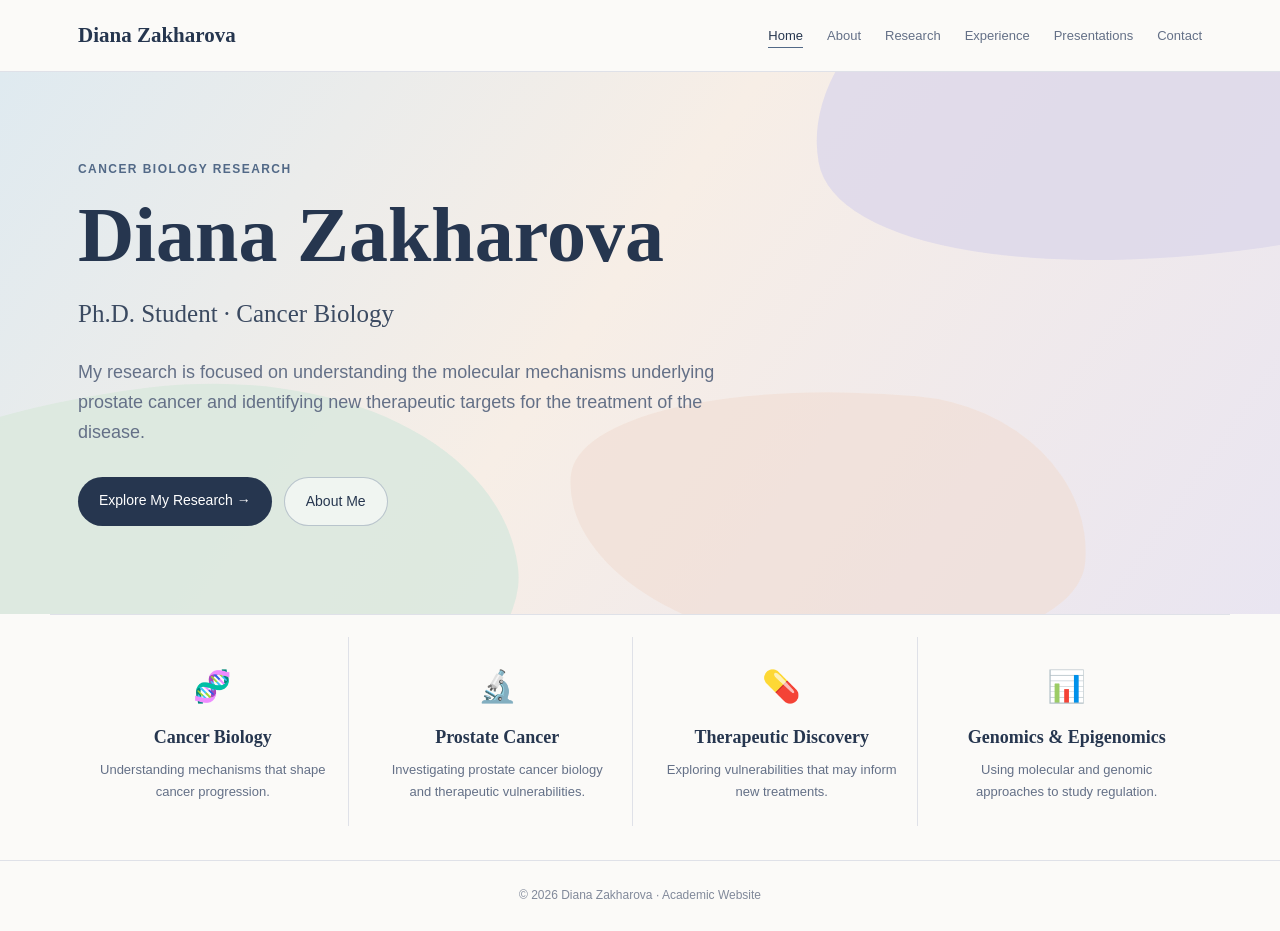
<file: index.html>
<!DOCTYPE html>
<html lang="en">
<head><meta charset="UTF-8"><meta name="viewport" content="width=device-width, initial-scale=1.0">
<title>Diana Zakharova | Cancer Biology Research</title><link rel="stylesheet" href="style.css"></head>
<body>
<header class="site-header"><nav class="nav"><a class="logo" href="index.html">Diana Zakharova</a><ul class="nav-links">
<li><a class="active" href="index.html">Home</a></li><li><a href="about.html">About</a></li><li><a href="research.html">Research</a></li><li><a href="experience.html">Experience</a></li><li><a href="presentations.html">Presentations</a></li><li><a href="contact.html">Contact</a></li></ul></nav></header>
<main>
<section class="hero"><div class="hero-inner"><div class="hero-copy">
<div class="eyebrow">Cancer Biology Research</div>
<h1>Diana Zakharova</h1>
<h2>Ph.D. Student · Cancer Biology</h2>
<p>My research is focused on understanding the molecular mechanisms underlying prostate cancer and identifying new therapeutic targets for the treatment of the disease.</p>
<div class="buttons"><a class="btn" href="research.html">Explore My Research →</a><a class="btn secondary" href="about.html">About Me</a></div>
</div></div></section>
<section class="feature-strip">
<div class="feature"><div class="icon">🧬</div><h3>Cancer Biology</h3><p>Understanding mechanisms that shape cancer progression.</p></div>
<div class="feature"><div class="icon">🔬</div><h3>Prostate Cancer</h3><p>Investigating prostate cancer biology and therapeutic vulnerabilities.</p></div>
<div class="feature"><div class="icon">💊</div><h3>Therapeutic Discovery</h3><p>Exploring vulnerabilities that may inform new treatments.</p></div>
<div class="feature"><div class="icon">📊</div><h3>Genomics & Epigenomics</h3><p>Using molecular and genomic approaches to study regulation.</p></div>
</section>
</main><footer>© 2026 Diana Zakharova · Academic Website</footer>
</body></html>
</file>
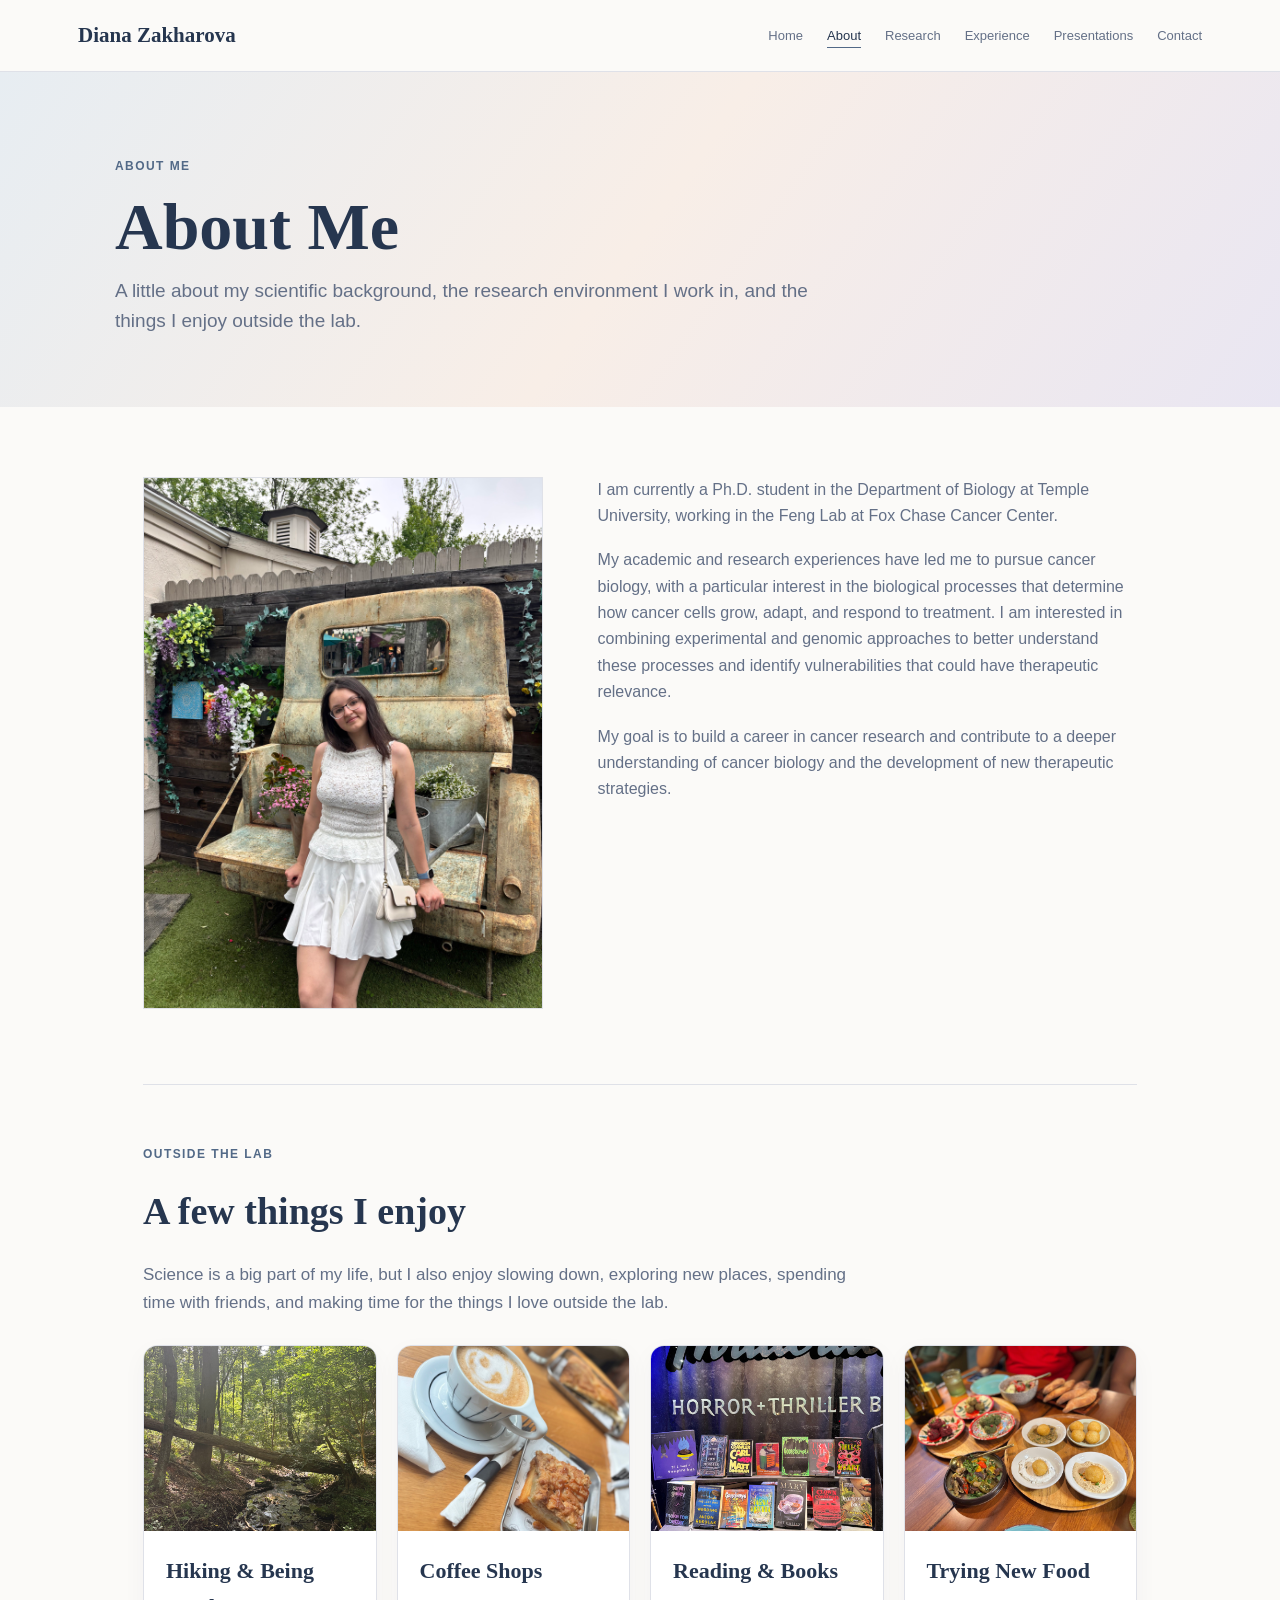
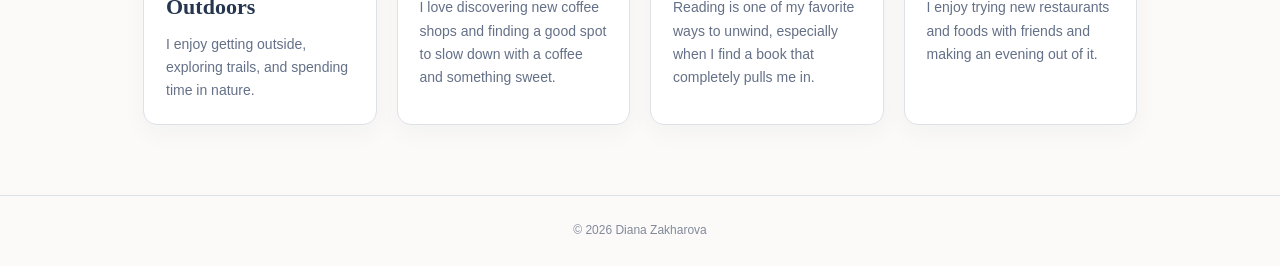
<file: about.html>
<!DOCTYPE html>
<html lang="en">
<head><meta charset="UTF-8"><meta name="viewport" content="width=device-width, initial-scale=1.0">
<title>About | Diana Zakharova</title><link rel="stylesheet" href="style.css"></head>
<body><header class="site-header"><nav class="nav"><a class="logo" href="index.html">Diana Zakharova</a><ul class="nav-links">
<li><a href="index.html">Home</a></li><li><a class="active" href="about.html">About</a></li><li><a href="research.html">Research</a></li><li><a href="experience.html">Experience</a></li><li><a href="presentations.html">Presentations</a></li><li><a href="contact.html">Contact</a></li></ul></nav></header>
<section class="page-hero"><div class="page-hero-inner"><div class="eyebrow">About Me</div>
<h1>About Me</h1><p>A little about my scientific background, the research environment I work in, and the things I enjoy outside the lab.</p></div></section>
<main class="content">
<div class="two-col">
<div class="photo-placeholder about-photo"><img src="images/diana-about.jpg" alt="Diana Zakharova"></div>
<div class="prose">
<p>I am currently a Ph.D. student in the Department of Biology at Temple University, working in the Feng Lab at Fox Chase Cancer Center.</p>
<p>My academic and research experiences have led me to pursue cancer biology, with a particular interest in the biological processes that determine how cancer cells grow, adapt, and respond to treatment. I am interested in combining experimental and genomic approaches to better understand these processes and identify vulnerabilities that could have therapeutic relevance.</p>
<p>My goal is to build a career in cancer research and contribute to a deeper understanding of cancer biology and the development of new therapeutic strategies.</p>
</div></div>

<section class="hobby-section">
<div class="eyebrow">Outside the Lab</div>
<h2 class="section-title">A few things I enjoy</h2>
<p class="hobby-intro">Science is a big part of my life, but I also enjoy slowing down, exploring new places, spending time with friends, and making time for the things I love outside the lab.</p>
<div class="hobby-grid">
<div class="hobby-card">
<div class="hobby-image"><img src="images/hiking.jpg" alt="A forest trail and stream" style="width:100%;height:100%;object-fit:cover;"></div>
<div class="hobby-text"><h3>Hiking & Being Outdoors</h3><p>I enjoy getting outside, exploring trails, and spending time in nature.</p></div>
</div>
<div class="hobby-card">
<div class="hobby-image"><img src="images/coffee.jpg" alt="Coffee and pastry at a cafe" style="width:100%;height:100%;object-fit:cover;"></div>
<div class="hobby-text"><h3>Coffee Shops</h3><p>I love discovering new coffee shops and finding a good spot to slow down with a coffee and something sweet.</p></div>
</div>
<div class="hobby-card">
<div class="hobby-image"><img src="images/books.jpg" alt="Books displayed at a bookstore" style="width:100%;height:100%;object-fit:cover;"></div>
<div class="hobby-text"><h3>Reading & Books</h3><p>Reading is one of my favorite ways to unwind, especially when I find a book that completely pulls me in.</p></div>
</div>
<div class="hobby-card">
<div class="hobby-image"><img src="images/food-with-friends.jpg" alt="A table of shared dishes at a meal with friends" style="width:100%;height:100%;object-fit:cover;"></div>
<div class="hobby-text"><h3>Trying New Food</h3><p>I enjoy trying new restaurants and foods with friends and making an evening out of it.</p></div>
</div>
</div>
</section>
</main><footer>© 2026 Diana Zakharova</footer></body></html>
</file>
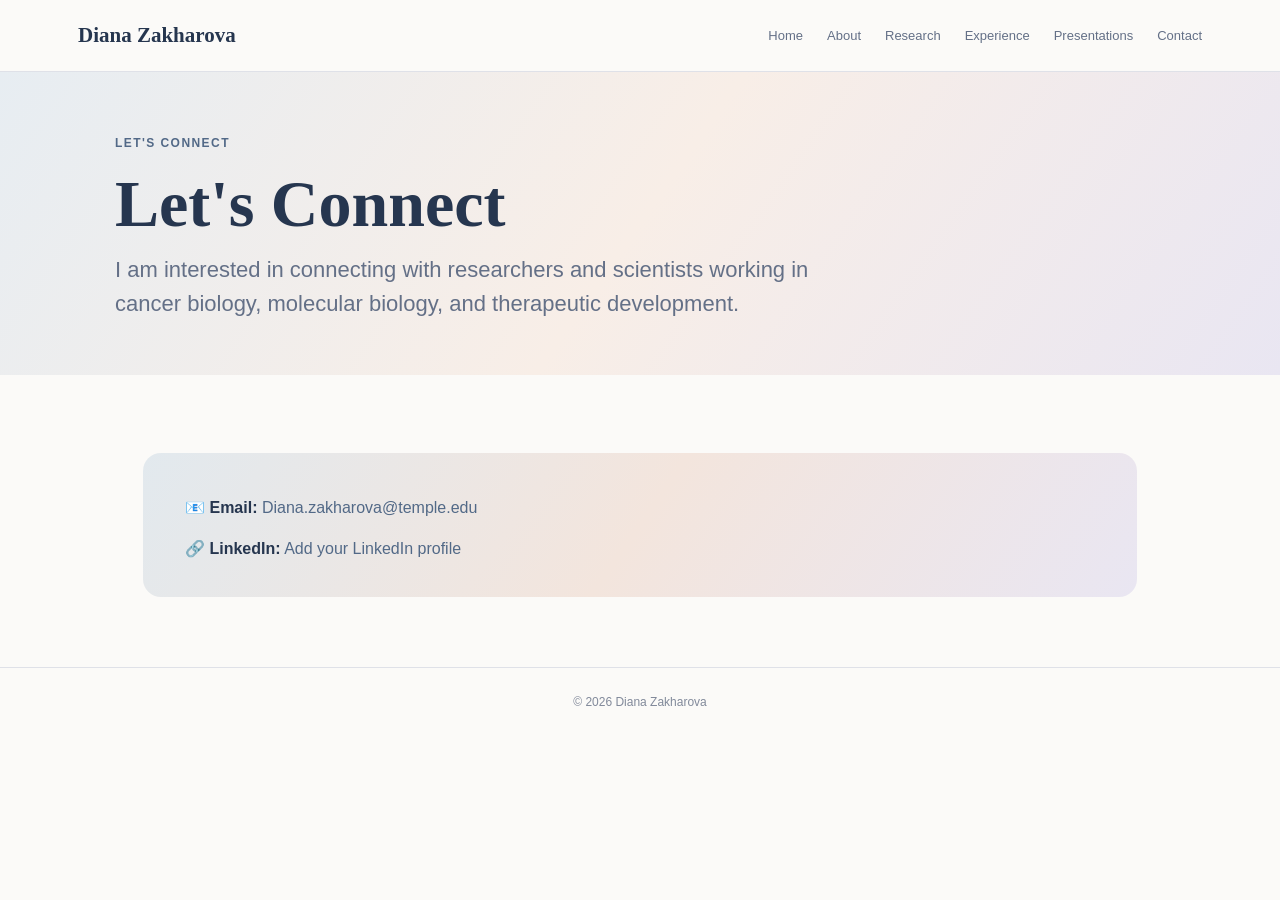
<file: contact.html>
<!DOCTYPE html><html lang="en"><head><meta charset="UTF-8"><meta name="viewport" content="width=device-width, initial-scale=1.0"><title>Contact | Diana Zakharova</title><link rel="stylesheet" href="style.css"></head><body><header class="site-header"><nav class="nav"><a class="logo" href="index.html">Diana Zakharova</a><ul class="nav-links">
<li><a href="index.html">Home</a></li><li><a href="about.html">About</a></li><li><a href="research.html">Research</a></li><li><a href="experience.html">Experience</a></li><li><a href="presentations.html">Presentations</a></li><li><a href="contact.html">Contact</a></li></ul></nav></header>
<section class="page-hero contact-hero"><div class="page-hero-inner"><div class="eyebrow">Let's Connect</div><h1>Let's Connect</h1><p>I am interested in connecting with researchers and scientists working in cancer biology, molecular biology, and therapeutic development.</p></div></section><main class="content"><div class="contact-box"><ul class="contact-list">
<li>📧 <strong>Email:</strong> <a href="mailto:Diana.zakharova@temple.edu">Diana.zakharova@temple.edu</a></li>
<li>🔗 <strong>LinkedIn:</strong> <a href="#">Add your LinkedIn profile</a></li></ul></div></main><footer>© 2026 Diana Zakharova</footer></body></html>
</file>
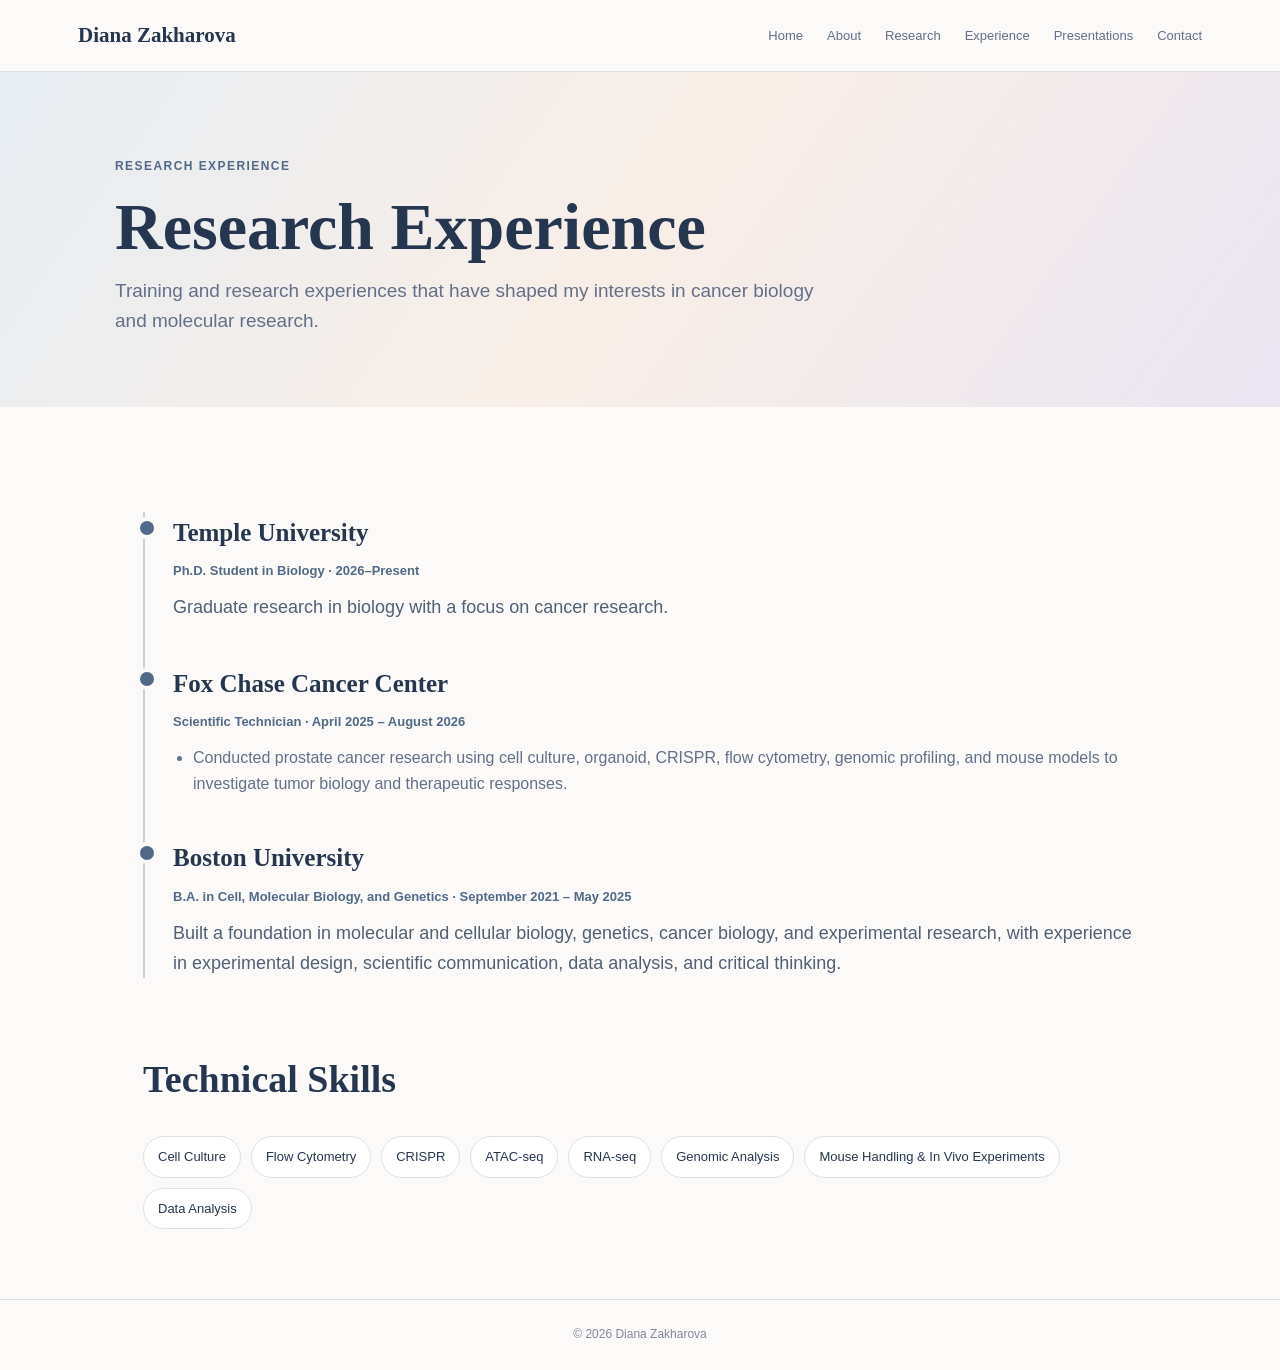
<file: experience.html>
<!DOCTYPE html><html lang="en"><head><meta charset="UTF-8"><meta name="viewport" content="width=device-width, initial-scale=1.0"><title>Research Experience | Diana Zakharova</title><link rel="stylesheet" href="style.css"></head><body><header class="site-header"><nav class="nav"><a class="logo" href="index.html">Diana Zakharova</a><ul class="nav-links">
<li><a href="index.html">Home</a></li><li><a href="about.html">About</a></li><li><a href="research.html">Research</a></li><li><a href="experience.html">Experience</a></li><li><a href="presentations.html">Presentations</a></li><li><a href="contact.html">Contact</a></li></ul></nav></header>
<section class="page-hero"><div class="page-hero-inner"><div class="eyebrow">Research Experience</div><h1>Research Experience</h1><p>Training and research experiences that have shaped my interests in cancer biology and molecular research.</p></div></section><main class="content"><div class="timeline">
<div class="timeline-item"><h3>Temple University</h3><div class="meta">Ph.D. Student in Biology · 2026–Present</div><p class="lead">Graduate research in biology with a focus on cancer research.</p></div>
<div class="timeline-item"><h3>Fox Chase Cancer Center</h3><div class="meta">Scientific Technician · April 2025 – August 2026</div><ul>
<li>Conducted prostate cancer research using cell culture, organoid, CRISPR, flow cytometry, genomic profiling, and mouse models to investigate tumor biology and therapeutic responses.</li>
</ul></div>
<div class="timeline-item"><h3>Boston University</h3><div class="meta">B.A. in Cell, Molecular Biology, and Genetics · September 2021 – May 2025</div><p class="lead">Built a foundation in molecular and cellular biology, genetics, cancer biology, and experimental research, with experience in experimental design, scientific communication, data analysis, and critical thinking.</p></div></div>
<h2 class="section-title" style="margin-top:70px">Technical Skills</h2><div class="skills"><span class="skill">Cell Culture</span><span class="skill">Flow Cytometry</span><span class="skill">CRISPR</span><span class="skill">ATAC-seq</span><span class="skill">RNA-seq</span><span class="skill">Genomic Analysis</span><span class="skill">Mouse Handling & In Vivo Experiments</span><span class="skill">Data Analysis</span></div></main><footer>© 2026 Diana Zakharova</footer></body></html>
</file>
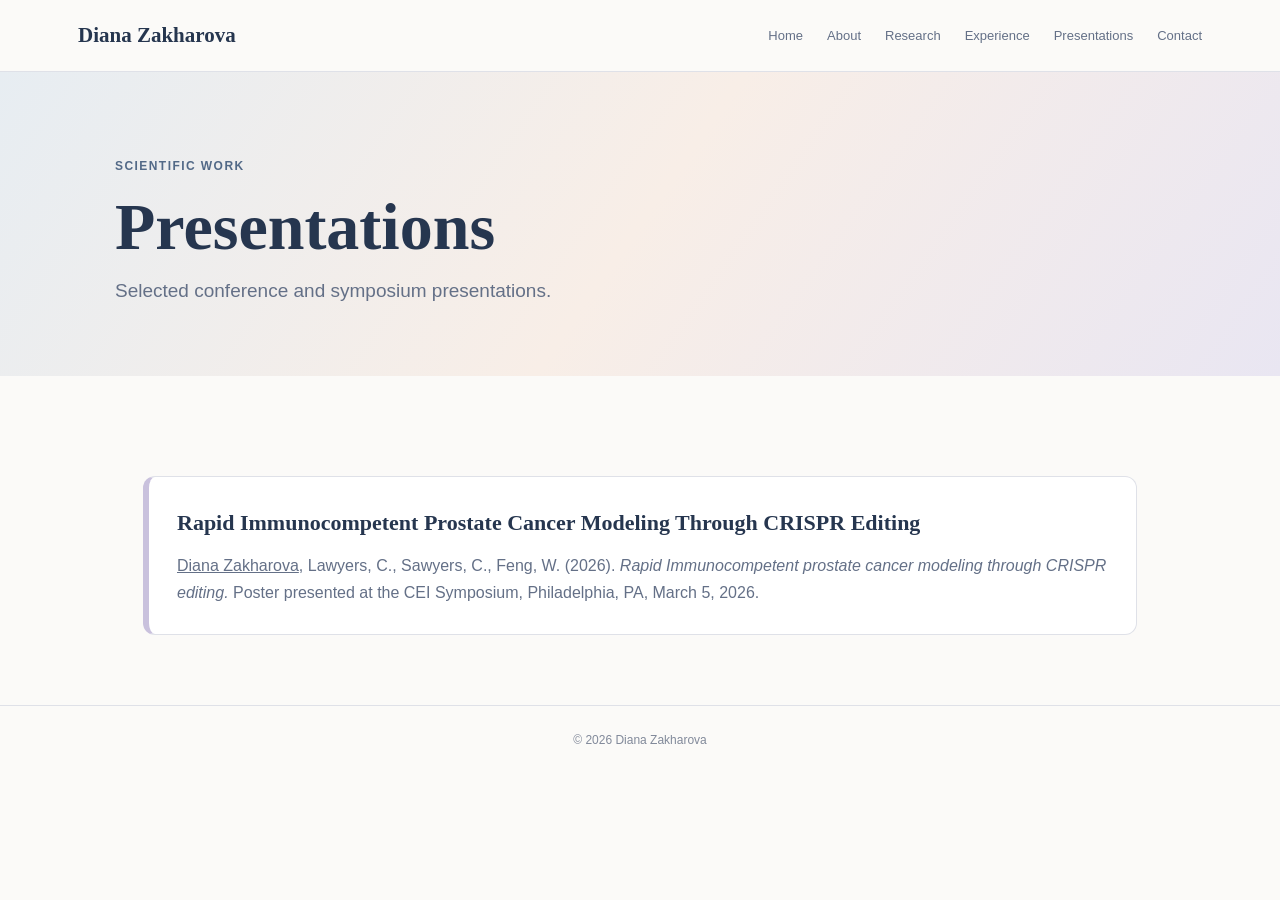
<file: presentations.html>
<!DOCTYPE html><html lang="en"><head><meta charset="UTF-8"><meta name="viewport" content="width=device-width, initial-scale=1.0"><title>Presentations | Diana Zakharova</title><link rel="stylesheet" href="style.css"></head><body><header class="site-header"><nav class="nav"><a class="logo" href="index.html">Diana Zakharova</a><ul class="nav-links">
<li><a href="index.html">Home</a></li><li><a href="about.html">About</a></li><li><a href="research.html">Research</a></li><li><a href="experience.html">Experience</a></li><li><a href="presentations.html">Presentations</a></li><li><a href="contact.html">Contact</a></li></ul></nav></header>
<section class="page-hero"><div class="page-hero-inner"><div class="eyebrow">Scientific Work</div><h1>Presentations</h1><p>Selected conference and symposium presentations.</p></div></section><main class="content"><div class="presentation"><h3>Rapid Immunocompetent Prostate Cancer Modeling Through CRISPR Editing</h3>
<p><u>Diana Zakharova</u>, Lawyers, C., Sawyers, C., Feng, W. (2026). <em>Rapid Immunocompetent prostate cancer modeling through CRISPR editing.</em> Poster presented at the CEI Symposium, Philadelphia, PA, March 5, 2026.</p></div></main><footer>© 2026 Diana Zakharova</footer></body></html>
</file>
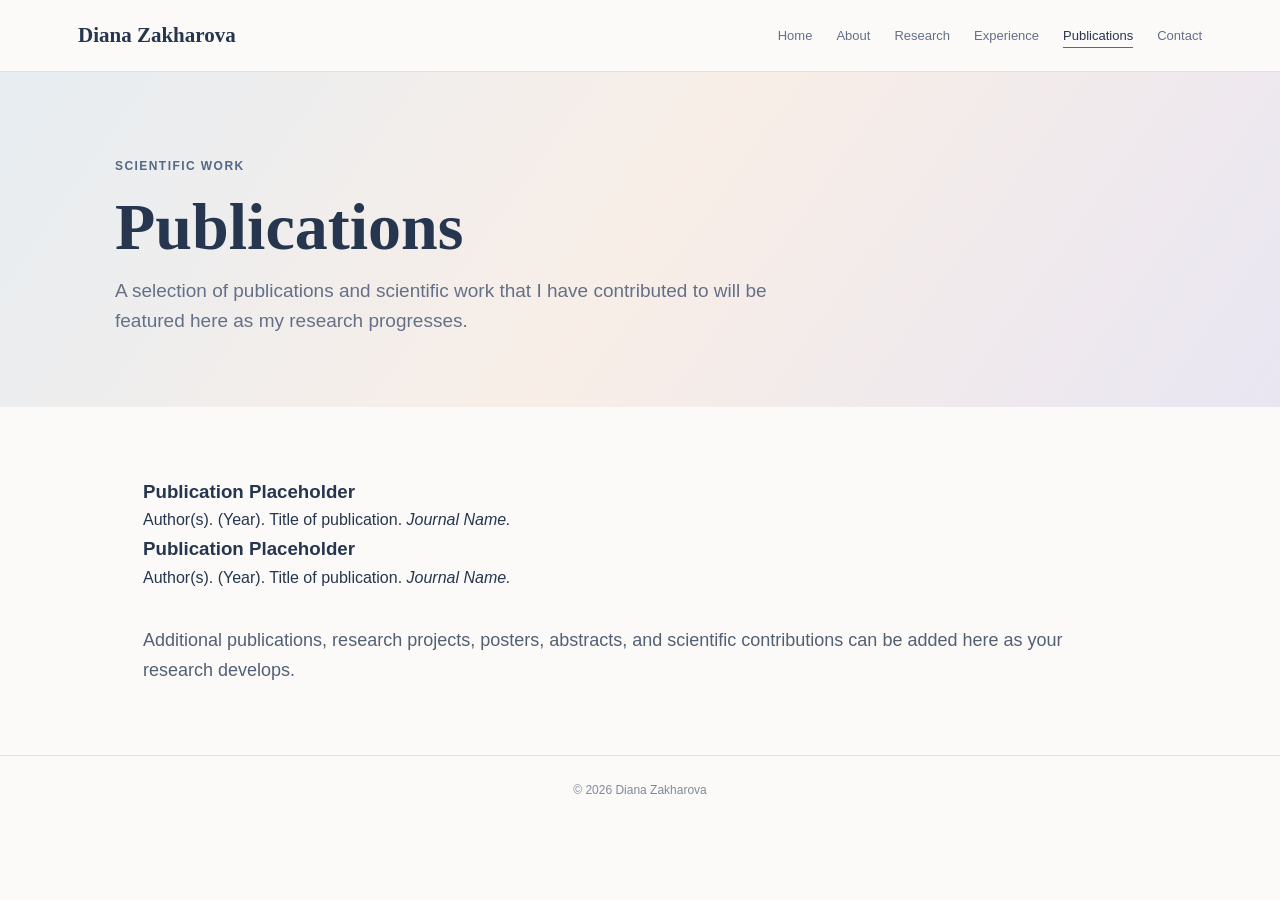
<file: publications.html>
<!DOCTYPE html><html lang="en"><head><meta charset="UTF-8"><meta name="viewport" content="width=device-width, initial-scale=1.0"><title>Publications | Diana Zakharova</title><link rel="stylesheet" href="style.css"></head>
<body><header class="site-header"><nav class="nav"><a class="logo" href="index.html">Diana Zakharova</a><ul class="nav-links">
<li><a href="index.html">Home</a></li><li><a href="about.html">About</a></li><li><a href="research.html">Research</a></li><li><a href="experience.html">Experience</a></li><li><a class="active" href="publications.html">Publications</a></li><li><a href="contact.html">Contact</a></li></ul></nav></header>
<section class="page-hero"><div class="page-hero-inner"><div class="eyebrow">Scientific Work</div><h1>Publications</h1><p>A selection of publications and scientific work that I have contributed to will be featured here as my research progresses.</p></div></section>
<main class="content">
<div class="publication"><h3>Publication Placeholder</h3><p>Author(s). (Year). Title of publication. <em>Journal Name.</em></p></div>
<div class="publication"><h3>Publication Placeholder</h3><p>Author(s). (Year). Title of publication. <em>Journal Name.</em></p></div>
<p class="lead" style="margin-top:35px">Additional publications, research projects, posters, abstracts, and scientific contributions can be added here as your research develops.</p>
</main><footer>© 2026 Diana Zakharova</footer></body></html>
</file>
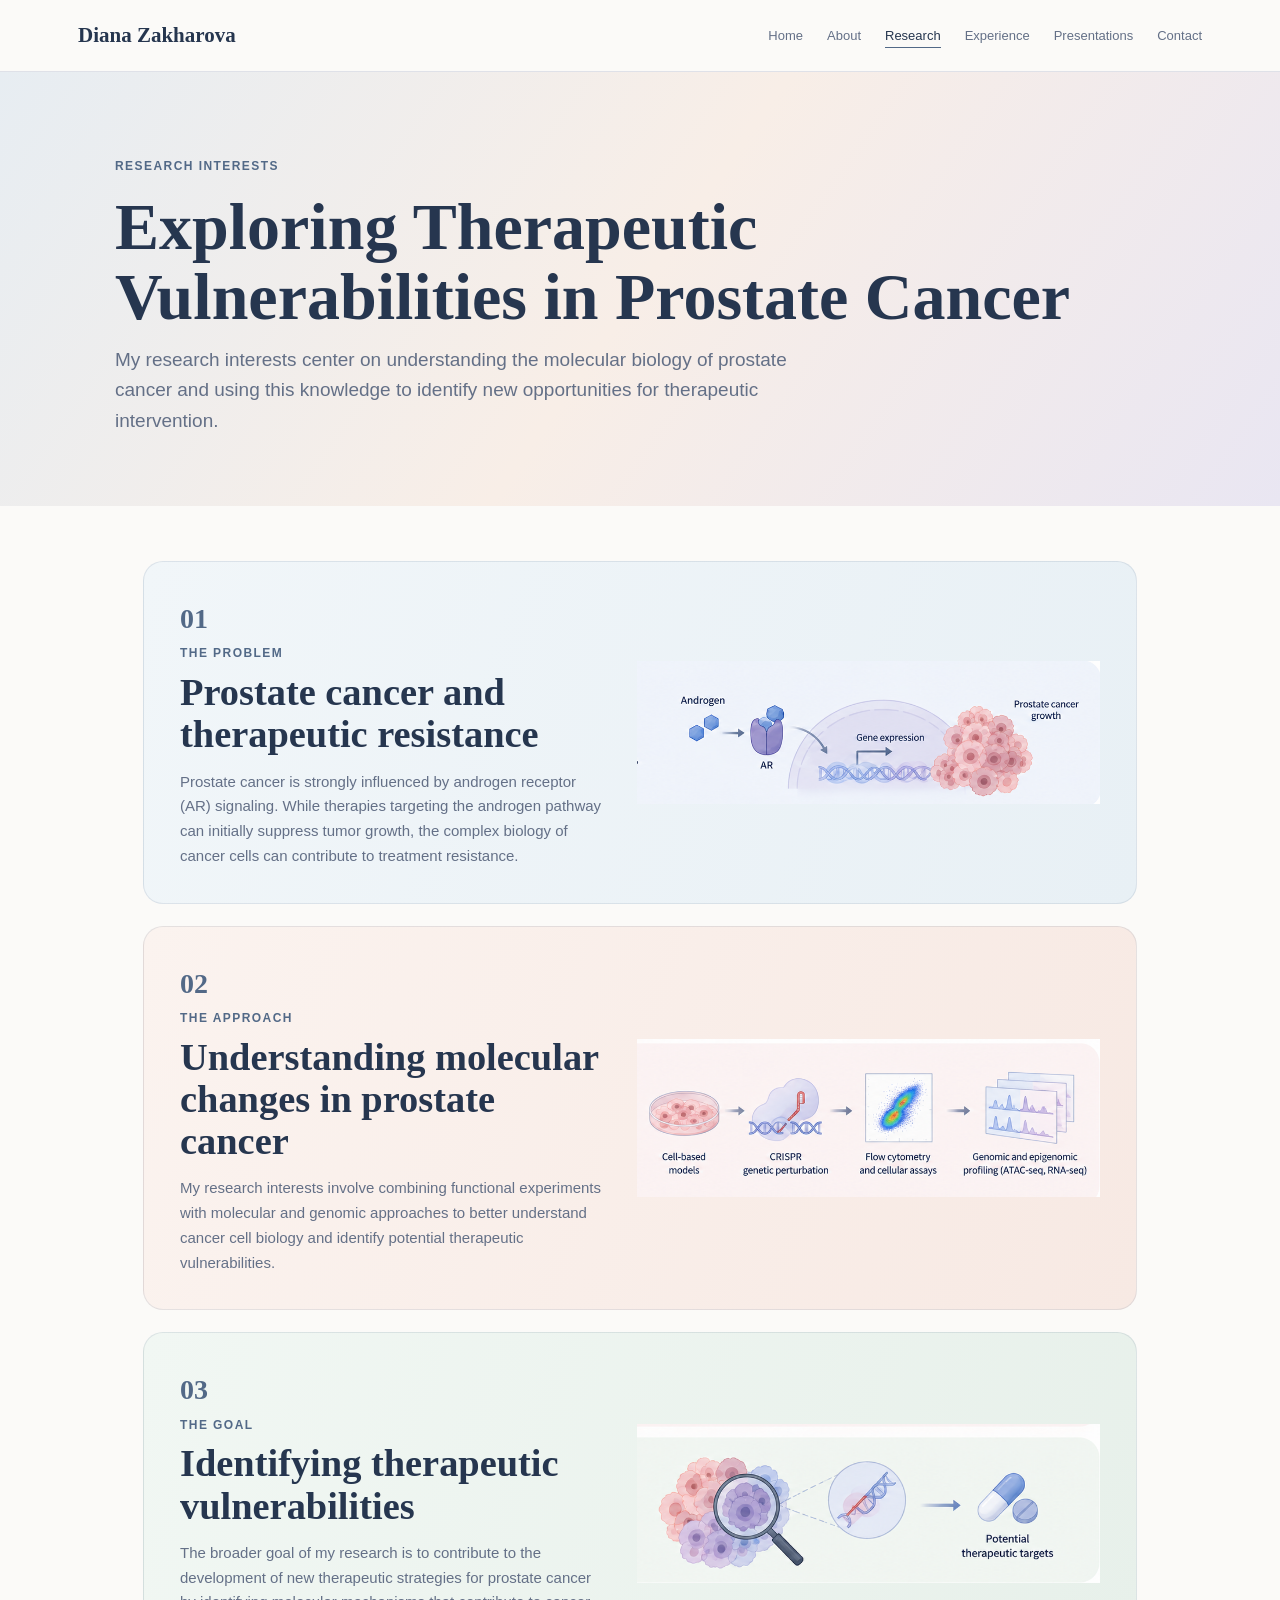
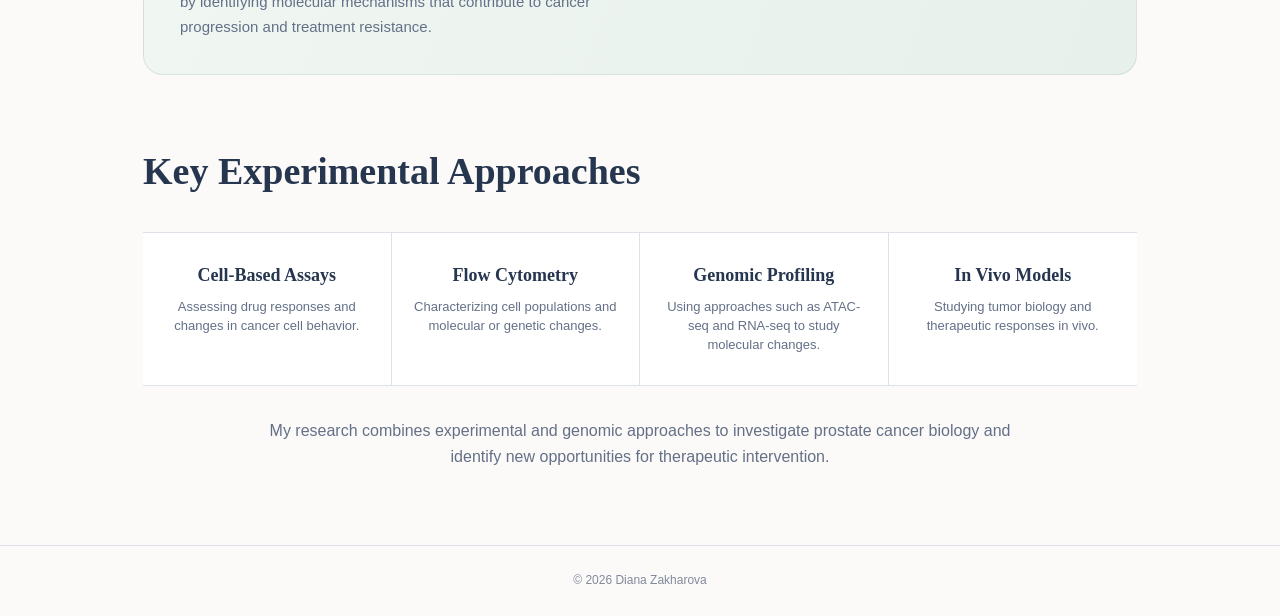
<file: research.html>
<!DOCTYPE html>
<html lang="en">
<head>
<meta charset="UTF-8">
<meta name="viewport" content="width=device-width, initial-scale=1.0">
<title>Research | Diana Zakharova</title>
<link rel="stylesheet" href="style.css">
</head>
<body>
<header class="site-header">
  <nav class="nav">
    <a class="logo" href="index.html">Diana Zakharova</a>
    <ul class="nav-links">
      <li><a href="index.html">Home</a></li>
      <li><a href="about.html">About</a></li>
      <li><a class="active" href="research.html">Research</a></li>
      <li><a href="experience.html">Experience</a></li>
      <li><a href="presentations.html">Presentations</a></li>
      <li><a href="contact.html">Contact</a></li>
    </ul>
  </nav>
</header>

<section class="page-hero">
  <div class="page-hero-inner">
    <div class="eyebrow">Research Interests</div>
    <h1>Exploring Therapeutic Vulnerabilities in Prostate Cancer</h1>
    <p>My research interests center on understanding the molecular biology of prostate cancer and using this knowledge to identify new opportunities for therapeutic intervention.</p>
  </div>
</section>

<main class="content research-page">
  <div class="research-sections">
    <section class="research-section research-section-blue">
      <div class="research-copy">
        <div class="research-number">01</div>
        <div class="eyebrow">The Problem</div>
        <h2>Prostate cancer and therapeutic resistance</h2>
        <p>Prostate cancer is strongly influenced by androgen receptor (AR) signaling. While therapies targeting the androgen pathway can initially suppress tumor growth, the complex biology of cancer cells can contribute to treatment resistance.</p>
      </div>
      <div class="research-visual">
        <img src="images/research-problem.png" alt="Illustration of androgen receptor signaling and prostate cancer growth">
      </div>
    </section>

    <section class="research-section research-section-peach">
      <div class="research-copy">
        <div class="research-number">02</div>
        <div class="eyebrow">The Approach</div>
        <h2>Understanding molecular changes in prostate cancer</h2>
        <p>My research interests involve combining functional experiments with molecular and genomic approaches to better understand cancer cell biology and identify potential therapeutic vulnerabilities.</p>
      </div>
      <div class="research-visual">
        <img src="images/research-approach.png" alt="Illustration of cell-based models, CRISPR, flow cytometry, and genomic profiling">
      </div>
    </section>

    <section class="research-section research-section-sage">
      <div class="research-copy">
        <div class="research-number">03</div>
        <div class="eyebrow">The Goal</div>
        <h2>Identifying therapeutic vulnerabilities</h2>
        <p>The broader goal of my research is to contribute to the development of new therapeutic strategies for prostate cancer by identifying molecular mechanisms that contribute to cancer progression and treatment resistance.</p>
      </div>
      <div class="research-visual">
        <img src="images/research-goal.png" alt="Illustration of identifying molecular vulnerabilities and potential therapeutic targets">
      </div>
    </section>
  </div>

  <section class="research-approaches">
    <h2 class="section-title">Key Experimental Approaches</h2>
    <div class="approach-grid">
      <div class="approach-card">
        <h3>Cell-Based Assays</h3>
        <p>Assessing drug responses and changes in cancer cell behavior.</p>
      </div>
      <div class="approach-card">
        <h3>Flow Cytometry</h3>
        <p>Characterizing cell populations and molecular or genetic changes.</p>
      </div>
      <div class="approach-card">
        <h3>Genomic Profiling</h3>
        <p>Using approaches such as ATAC-seq and RNA-seq to study molecular changes.</p>
      </div>
      <div class="approach-card">
        <h3>In Vivo Models</h3>
        <p>Studying tumor biology and therapeutic responses in vivo.</p>
      </div>
    </div>
  </section>

  <p class="research-closing">My research combines experimental and genomic approaches to investigate prostate cancer biology and identify new opportunities for therapeutic intervention.</p>
</main>

<footer>© 2026 Diana Zakharova</footer>
</body>
</html>
</file>
<file: style.css>
:root{
  --ink:#26364f;
  --muted:#647087;
  --paper:#fbfaf8;
  --cream:#f8f1e8;
  --lav:#e8e5f2;
  --blue:#dfeaf1;
  --sage:#e2ece6;
  --peach:#f3ddd3;
  --accent:#526987;
  --line:#dfe1e8;
  --serif:Georgia,"Times New Roman",serif;
  --sans:Arial,Helvetica,sans-serif;
}
*{box-sizing:border-box;margin:0;padding:0}
body{font-family:var(--sans);color:var(--ink);background:var(--paper);line-height:1.65}
a{color:inherit}
.site-header{position:sticky;top:0;z-index:20;background:rgba(251,250,248,.95);backdrop-filter:blur(10px);border-bottom:1px solid var(--line)}
.nav{max-width:1180px;margin:auto;padding:18px 28px;display:flex;align-items:center;justify-content:space-between;gap:25px}
.logo{font-family:var(--serif);font-weight:700;font-size:21px;text-decoration:none;white-space:nowrap}
.nav-links{display:flex;gap:24px;list-style:none;flex-wrap:wrap;justify-content:flex-end}
.nav-links a{text-decoration:none;font-size:13px;color:var(--muted);padding-bottom:4px;border-bottom:1px solid transparent}
.nav-links a:hover,.nav-links a.active{color:var(--ink);border-bottom-color:var(--accent)}
.hero{min-height:515px;display:flex;align-items:center;position:relative;overflow:hidden;background:linear-gradient(125deg,#dfeaf0 0%,#f7eee6 46%,#e9e5f1 100%)}
.hero:before{content:"";position:absolute;width:820px;height:430px;left:-300px;bottom:-210px;background:#dce9df;border-radius:58% 42% 65% 35% / 48% 52% 48% 52%;transform:rotate(-7deg);opacity:.9}
.hero:after{content:"";position:absolute;width:720px;height:360px;right:-250px;top:-170px;background:#ddd8eb;border-radius:45% 55% 35% 65% / 55% 45% 55% 45%;transform:rotate(-10deg);opacity:.82}
.hero-inner{max-width:1180px;width:100%;margin:auto;padding:88px 28px;position:relative;z-index:2}
.hero-inner:before{content:"";position:absolute;width:520px;height:260px;right:12%;bottom:-35px;background:#f2dcd2;border-radius:65% 35% 50% 50% / 42% 58% 42% 58%;transform:rotate(5deg);opacity:.58;z-index:-1}
.hero-copy{max-width:780px}
.eyebrow{letter-spacing:.12em;text-transform:uppercase;font-size:12px;color:var(--accent);font-weight:700;margin-bottom:16px}
.hero h1{font-family:var(--serif);font-size:clamp(48px,6.8vw,78px);line-height:1.02;margin-bottom:18px;white-space:nowrap}
.hero h2{font-family:var(--serif);font-size:25px;font-weight:400;margin-bottom:24px;color:#3b4a61}
.hero p{max-width:650px;color:var(--muted);font-size:18px}
.buttons{display:flex;gap:12px;flex-wrap:wrap;margin-top:30px}
.btn{display:inline-block;text-decoration:none;border-radius:28px;padding:12px 21px;background:var(--ink);color:#fff;font-size:14px}
.btn.secondary{background:rgba(255,255,255,.55);color:var(--ink);border:1px solid rgba(82,105,135,.35)}
.science-art{position:absolute;right:5%;bottom:45px;width:min(410px,34vw);min-width:270px;z-index:1;opacity:.52;filter:saturate(.75)}
.science-art svg{width:100%;height:auto;overflow:visible}
.art-line{fill:none;stroke:#526987;stroke-width:2.5;stroke-linecap:round;stroke-linejoin:round}
.art-soft{fill:rgba(255,255,255,.62);stroke:#526987;stroke-width:2.2}
.art-blue{fill:rgba(223,234,241,.65);stroke:#526987;stroke-width:2.2}
.art-peach{fill:rgba(243,221,211,.7);stroke:#526987;stroke-width:2.2}
.art-lav{fill:rgba(232,229,242,.65);stroke:#526987;stroke-width:2.2}
.art-sage{fill:rgba(226,236,230,.7);stroke:#526987;stroke-width:2.2}
.feature-strip{max-width:1180px;margin:auto;padding:22px 28px 34px;display:grid;grid-template-columns:repeat(4,1fr);gap:14px;margin-top:0;border-top:1px solid var(--line)}
.feature{padding:24px 18px;text-align:center;border-right:1px solid var(--line)}
.feature:last-child{border-right:0}
.icon{font-size:31px;margin-bottom:10px}
.feature h3{font-family:var(--serif);font-size:18px;margin-bottom:7px}
.feature p{font-size:13px;color:var(--muted)}
.page-hero{background:linear-gradient(125deg,#e7edf2,#f8eee7,#e9e6f2);padding:85px 28px 70px}
.page-hero-inner,.content{max-width:1050px;margin:auto}
.page-hero h1{font-family:var(--serif);font-size:clamp(42px,6vw,66px);line-height:1.05}
.page-hero p{max-width:700px;margin-top:14px;color:var(--muted);font-size:19px;line-height:1.6}
.content{padding:70px 28px}
.two-col{display:grid;grid-template-columns:1fr 1.35fr;gap:55px;align-items:start}
.photo-placeholder{min-height:330px;border:1px dashed #b9bfca;background:linear-gradient(145deg,#edf2f5,#eeeaf5);display:flex;align-items:center;justify-content:center;color:#8a92a2}
.prose p{margin:0 0 18px;color:var(--muted)}
.section-title{font-family:var(--serif);font-size:38px;margin-bottom:18px}
.lead{font-size:18px;color:#526074}
.cards{display:grid;grid-template-columns:repeat(3,1fr);gap:20px;margin-top:35px}
.card{background:#fff;border:1px solid var(--line);border-radius:14px;padding:28px;box-shadow:0 8px 24px rgba(35,48,70,.04)}
.card h3{font-family:var(--serif);font-size:22px;margin-bottom:12px}
.card p{color:var(--muted);font-size:14px}
.numbered{display:grid;gap:18px;margin-top:35px}
.number-item{display:grid;grid-template-columns:72px 1fr;gap:20px;align-items:start;background:#fff;border:1px solid var(--line);padding:24px;border-radius:12px}
.number-item:nth-child(1){border-left:6px solid #b7c9d6}
.number-item:nth-child(2){border-left:6px solid #c9c1dd}
.number-item:nth-child(3){border-left:6px solid #c9d8ca}
.number{font-family:var(--serif);font-size:30px;color:var(--accent)}
.number-item h3{font-family:var(--serif);font-size:22px;margin-bottom:6px}
.number-item p{color:var(--muted)}
.skills{display:flex;flex-wrap:wrap;gap:10px;margin-top:25px}
.skill{background:#fff;border:1px solid var(--line);border-radius:22px;padding:9px 14px;font-size:13px}
.timeline{border-left:2px solid #cbd0da;margin-top:35px;padding-left:28px;display:grid;gap:40px}
.timeline-item{position:relative}
.timeline-item:before{content:"";position:absolute;left:-37px;top:5px;width:14px;height:14px;background:var(--accent);border-radius:50%;border:4px solid var(--paper)}
.timeline-item h3{font-family:var(--serif);font-size:25px}
.meta{color:var(--accent);font-size:13px;font-weight:700;margin:7px 0 12px}
.timeline-item ul{padding-left:20px;color:var(--muted)}
.presentation{padding:28px;background:#fff;border:1px solid var(--line);border-left:6px solid #c9c1dd;border-radius:12px;margin-top:30px}
.presentation h3{font-family:var(--serif);font-size:22px;margin-bottom:12px}
.presentation p{color:var(--muted)}
.contact-box{background:linear-gradient(125deg,#e2e9ee,#f3e5dd,#e9e6f2);border-radius:18px;padding:34px 42px;margin-top:8px}.contact-box .lead{font-size:22px;line-height:1.5;margin-bottom:8px}.contact-box .contact-list{margin-top:8px}
.contact-list{list-style:none;display:grid;gap:15px;margin-top:25px}
.contact-list a{text-decoration:none;color:var(--accent)}
footer{text-align:center;border-top:1px solid var(--line);padding:25px;color:#81899a;font-size:12px}
@media(max-width:900px){
 .science-art{right:2%;opacity:.28;min-width:300px}
}
@media(max-width:800px){
 .nav{align-items:flex-start;flex-direction:column}
 .nav-links{gap:13px}
 .feature-strip,.cards,.two-col{grid-template-columns:1fr}
 .feature{border-right:0;border-bottom:1px solid var(--line)}
 .feature:last-child{border-bottom:0}
 .two-col{gap:30px}
 .hero{min-height:500px}
 .science-art{width:310px;right:-20px;bottom:20px}
}
.hobby-section{margin-top:75px;padding-top:60px;border-top:1px solid var(--line)}
.hobby-intro{max-width:720px;color:var(--muted);font-size:17px;margin-bottom:28px}
.hobby-grid{display:grid;grid-template-columns:repeat(3,1fr);gap:20px}
.hobby-card{background:#fff;border:1px solid var(--line);border-radius:14px;overflow:hidden;box-shadow:0 8px 24px rgba(35,48,70,.04)}
.hobby-image{height:185px;display:flex;align-items:center;justify-content:center;background:linear-gradient(135deg,#e7edf2,#eee8f2)}
.hobby-card:nth-child(2) .hobby-image{background:linear-gradient(135deg,#f3e2d8,#e6ece6)}
.hobby-card:nth-child(3) .hobby-image{background:linear-gradient(135deg,#e1eaf0,#f2e8df)}
.hobby-image svg{width:115px;height:115px}
.hobby-text{padding:22px}
.hobby-text h3{font-family:var(--serif);font-size:22px;margin-bottom:7px}
.hobby-text p{color:var(--muted);font-size:14px}
.lab-note{background:linear-gradient(135deg,#edf1f5,#eeeaf5);border-radius:14px;padding:28px;margin-top:30px}
.lab-note h3{font-family:var(--serif);font-size:23px;margin-bottom:10px}
.lab-note p{color:var(--muted)}
@media(max-width:800px){
 .hero h1{white-space:normal}
 .hobby-grid{grid-template-columns:1fr}
}

.science-art{display:none}
.research-approaches{margin-top:65px}
.approach-grid{display:grid;grid-template-columns:repeat(4,1fr);gap:0;margin-top:30px;background:#fff;border-top:1px solid var(--line);border-bottom:1px solid var(--line)}
.approach-card{padding:28px 18px 30px;text-align:center;border-right:1px solid var(--line)}
.approach-card:last-child{border-right:0}

.approach-icon svg{width:82px;height:70px;overflow:visible}
.approach-card h3{font-family:var(--serif);font-size:18px;margin-bottom:7px}
.approach-card p{font-size:13px;color:var(--muted);line-height:1.45}





@media(max-width:800px){
 .approach-grid{grid-template-columns:repeat(2,1fr)}
 .approach-card:nth-child(2){border-right:0}
 .approach-card:nth-child(-n+2){border-bottom:1px solid var(--line)}
}
@media(max-width:500px){
 .approach-grid{grid-template-columns:1fr}
 .approach-card{border-right:0;border-bottom:1px solid var(--line)}
 .approach-card:last-child{border-bottom:0}
}

.hobby-image.photo{height:235px;overflow:hidden;background:#eee}
.hobby-image.photo img{width:100%;height:100%;object-fit:cover;display:block}
.hobby-card:nth-child(1) .hobby-image.photo img{object-position:center 58%}
.hobby-card:nth-child(2) .hobby-image.photo img{object-position:center center}
.hobby-card:nth-child(3) .hobby-image.photo img{object-position:center 45%}

.about-photo{padding:0;overflow:hidden;border:1px solid var(--line);background:#fff}
.about-photo img{width:100%;height:100%;min-height:330px;display:block;object-fit:cover;object-position:center 38%}
.hobby-card:nth-child(4) .hobby-image{background:linear-gradient(135deg,#f0e5dc,#e5e9f0)}
.hobby-card:nth-child(4){grid-column:auto}
@media(min-width:801px){
 .hobby-grid{grid-template-columns:repeat(4,1fr)}
}

.research-overview-figure{
  max-width:1180px;
  margin:55px auto 60px;
  padding:0 28px;
}
.research-overview-figure img{
  display:block;
  width:100%;
  height:auto;
  border-radius:18px;
  box-shadow:0 10px 30px rgba(28,48,72,.08);
}
@media(max-width:700px){
  .research-overview-figure{margin:38px auto 45px;padding:0 18px}
}

/* Research page: compact scientific illustrations */
.research-page{padding-top:55px}
.research-sections{display:grid;gap:22px}
.research-section{display:grid;grid-template-columns:minmax(0,1fr) minmax(380px,1.08fr);align-items:center;gap:28px;padding:34px 36px;border:1px solid rgba(82,105,135,.13);border-radius:20px;overflow:hidden}
.research-section-blue{background:linear-gradient(110deg,#f1f6f9,#e8f0f5)}
.research-section-peach{background:linear-gradient(110deg,#fbf3ef,#f7e9e3)}
.research-section-sage{background:linear-gradient(110deg,#f1f7f3,#e7f0ea)}
.research-copy{max-width:600px}
.research-number{font-family:var(--serif);font-size:28px;font-weight:700;color:var(--accent);margin-bottom:2px}
.research-section .eyebrow{margin-bottom:7px}
.research-section h2{font-family:var(--serif);font-size:clamp(27px,3vw,39px);line-height:1.1;margin-bottom:14px}
.research-section p{color:var(--muted);font-size:15px;line-height:1.65;max-width:610px}
.research-visual{display:flex;align-items:center;justify-content:center;min-width:0}
.research-visual img{display:block;width:100%;max-width:560px;height:auto;max-height:220px;object-fit:contain}
.research-closing{max-width:760px;margin:32px auto 5px;text-align:center;color:var(--muted);font-size:16px}
@media(max-width:900px){
 .research-section{grid-template-columns:1fr;padding:30px}
 .research-visual{order:2}
 .research-visual img{max-height:230px}
}
@media(max-width:500px){
 .research-page{padding-left:18px;padding-right:18px}
 .research-section{padding:24px 20px;border-radius:16px}
 .research-section h2{font-size:28px}
 .research-section p{font-size:14px}
 .research-visual img{max-height:180px}
}

.contact-hero{padding-top:62px;padding-bottom:54px}
.contact-hero p{font-size:22px;line-height:1.55;max-width:760px}
@media(max-width:800px){.contact-hero{padding-top:52px;padding-bottom:46px}.contact-hero p{font-size:19px}}
</file>
